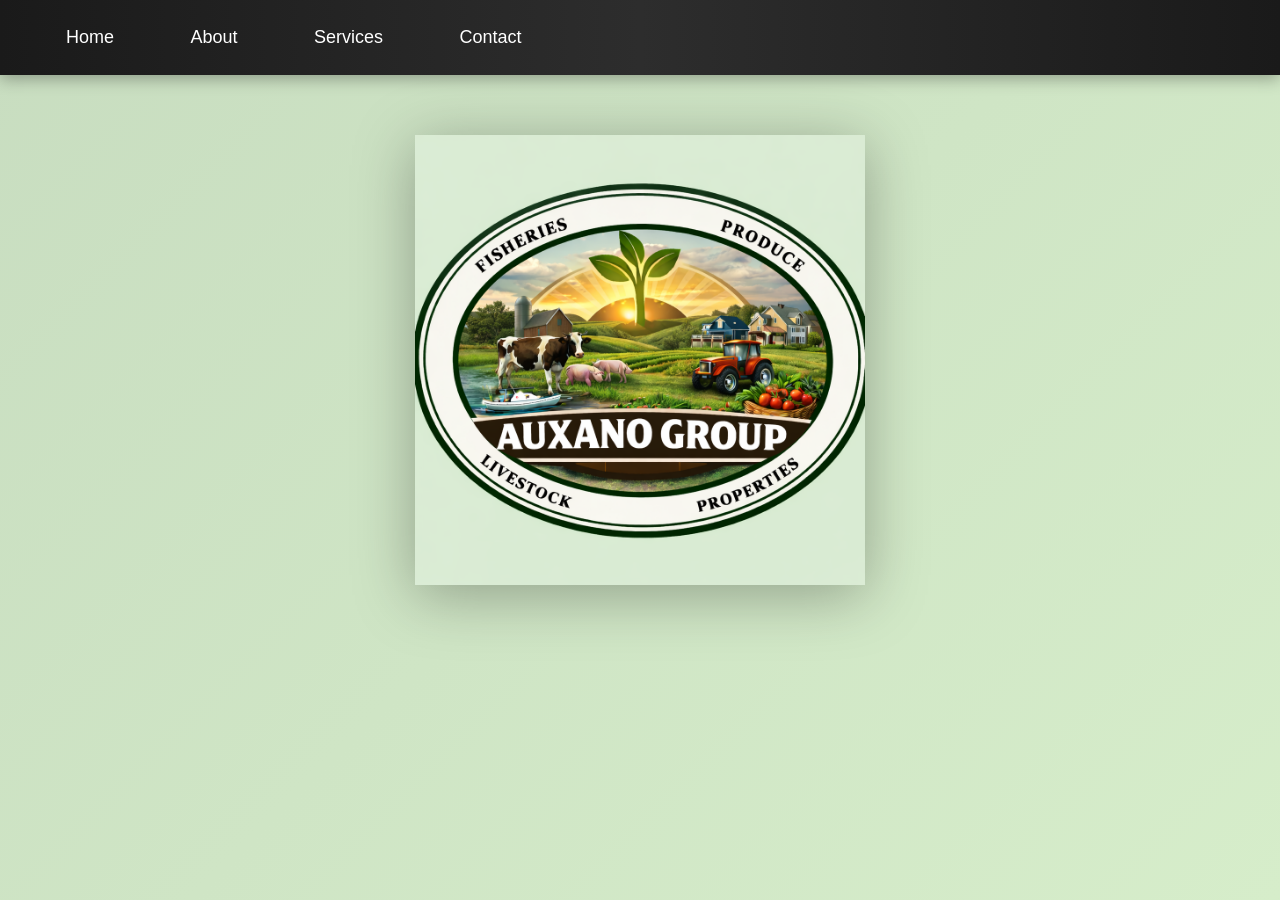
<file: index.html>
<!DOCTYPE html>
<html lang="en">
<head>
    <meta charset="UTF-8">
    <meta http-equiv="X-UA-Compatible" content="IE=edge">
    <meta name="viewport" content="width=device-width, initial-scale=1.0">
    <title>auxano</title>
    <link rel="stylesheet" href="style.css">
   
</head>
<body>
    <div class="navbar">
        <a href="index.html">Home</a>
        <a href="about.html">About</a>
        <a href="services.html">Services</a>
        <a href="contact.html">Contact</a>
    </div>
    <div class="logo">
        <img src="image.png" alt="Auxano">
        
    </div>
</body>
<body class="home"></body>
</html>
</file>
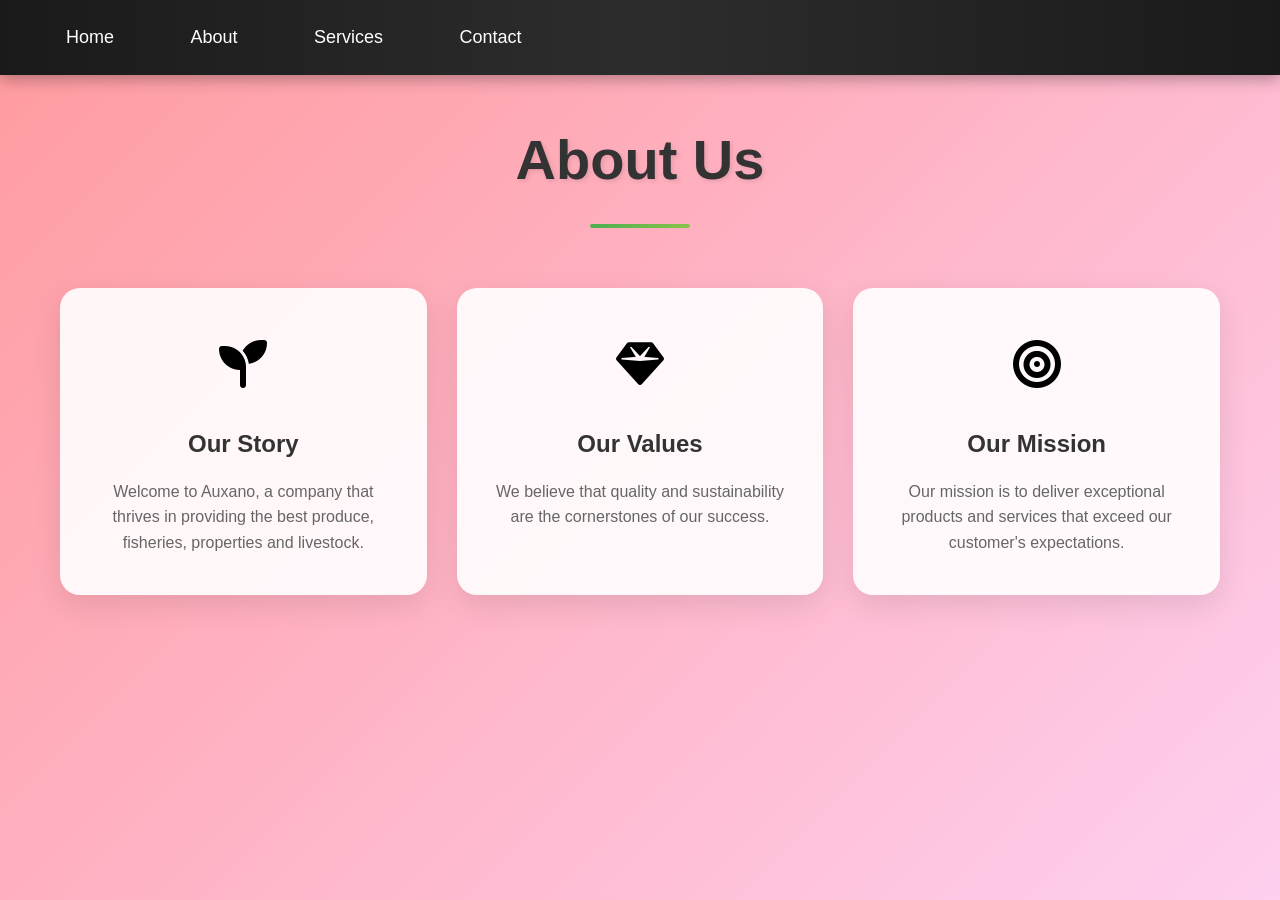
<file: about.html>
<!DOCTYPE html>
<html lang="en">
<head>
    <meta charset="UTF-8">
    <meta name="viewport" content="width=device-width, initial-scale=1.0">
    <title>About - Auxano</title>
    <link rel="stylesheet" href="https://cdnjs.cloudflare.com/ajax/libs/font-awesome/6.5.1/css/all.min.css">
    <link rel="stylesheet" href="style.css">
</head>
<body class="about">
    <div class="navbar">
        <a href="index.html">Home</a>
        <a href="about.html">About</a>
        <a href="services.html">Services</a>
        <a href="contact.html">Contact</a>
    </div>
    
    <div class="page-container">
        <div class="hero-section">
            <h1 class="page-title">About Us</h1>
            <div class="title-underline"></div>
        </div>
        
        <div class="content-grid">
            <div class="content-card animate-slide-up">
                <div class="card-icon"><i class="fas fa-seedling"></i></div>
                <h3>Our Story</h3>
                <p>Welcome to Auxano, a company that thrives in providing the best produce, fisheries, properties and livestock.</p>
            </div>
            
            <div class="content-card animate-slide-up" style="animation-delay: 0.2s;">
                <div class="card-icon"><i class="fas fa-gem"></i></div>
                <h3>Our Values</h3>
                <p>We believe that quality and sustainability are the cornerstones of our success.</p>
            </div>
            
            <div class="content-card animate-slide-up" style="animation-delay: 0.4s;">
                <div class="card-icon"><i class="fas fa-bullseye"></i></div>
                <h3>Our Mission</h3>
                <p>Our mission is to deliver exceptional products and services that exceed our customer's expectations.</p>
            </div>
        </div>
    </div>
</body>
</html>
</file>
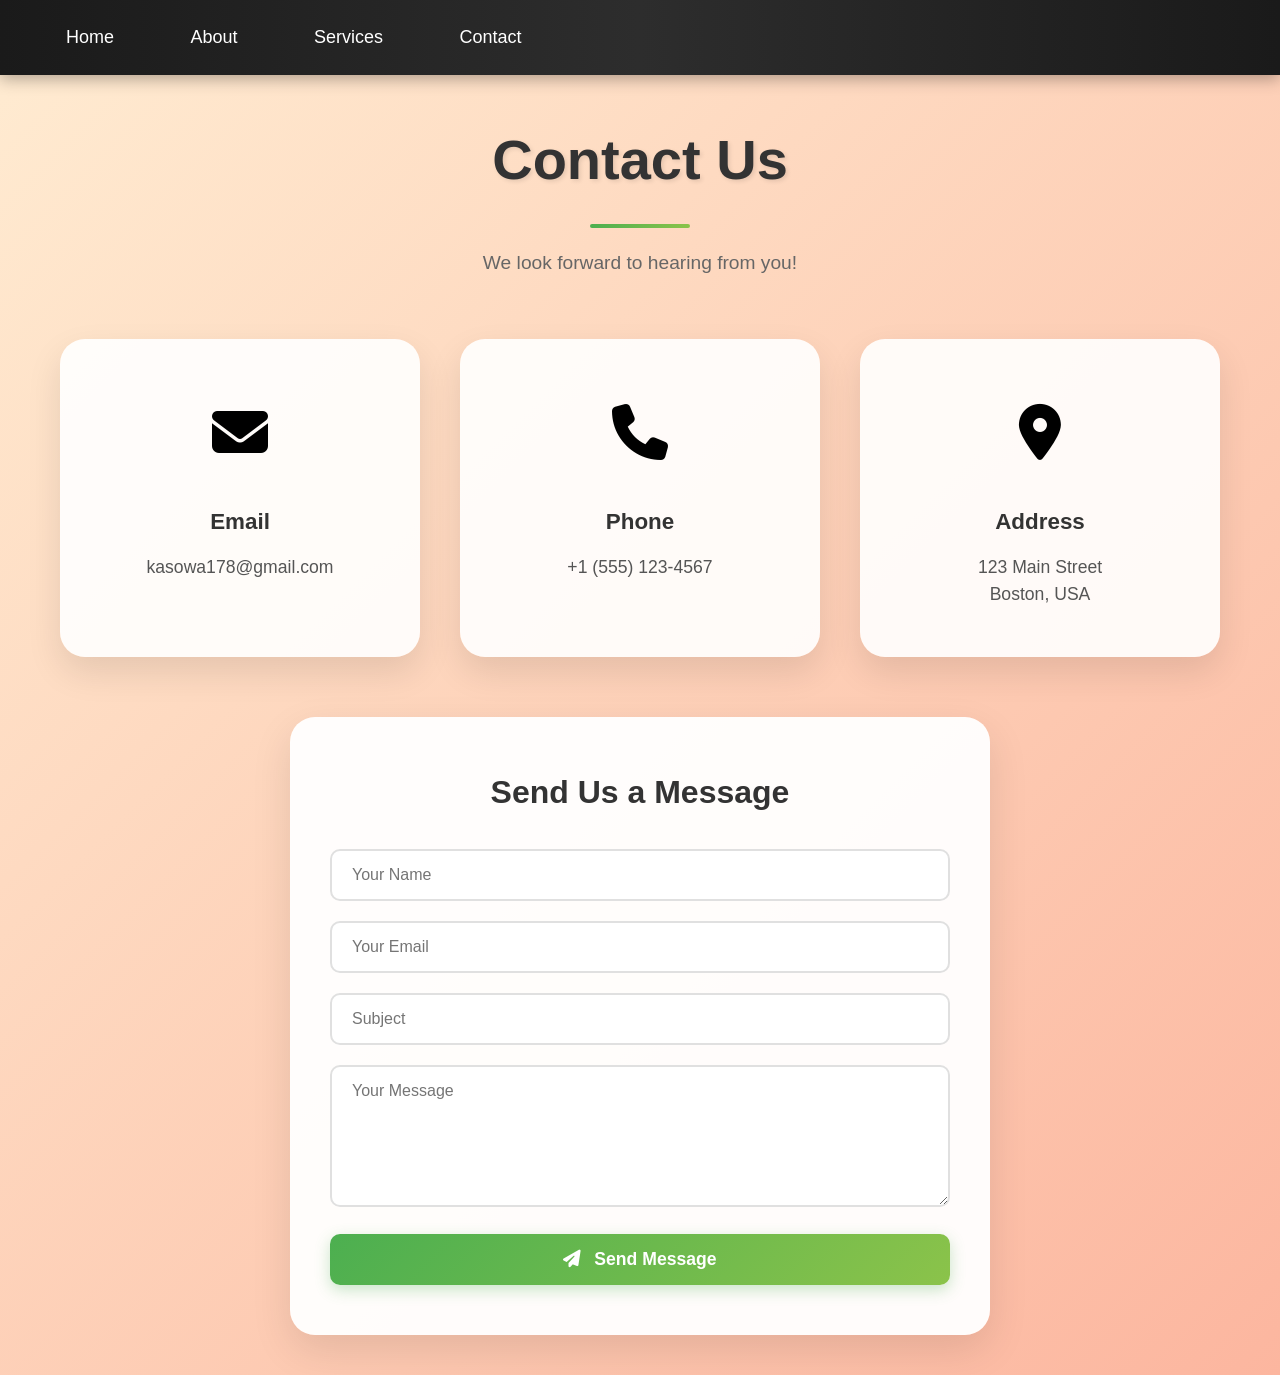
<file: contact.html>
<!DOCTYPE html>
<html lang="en">
<head>
    <meta charset="UTF-8">
    <meta name="viewport" content="width=device-width, initial-scale=1.0">
    <title>Contact - Auxano</title>
    <link rel="stylesheet" href="https://cdnjs.cloudflare.com/ajax/libs/font-awesome/6.5.1/css/all.min.css">
    <link rel="stylesheet" href="style.css">
</head>
<body class="contact">
    <div class="navbar">
        <a href="index.html">Home</a>
        <a href="about.html">About</a>
        <a href="services.html">Services</a>
        <a href="contact.html">Contact</a>
    </div>
    
    <div class="page-container">
        <div class="hero-section">
            <h1 class="page-title">Contact Us</h1>
            <div class="title-underline"></div>
            <p class="hero-subtitle">We look forward to hearing from you!</p>
        </div>
        
        <div class="contact-grid">
            <div class="contact-card animate-bounce-in">
                <div class="contact-icon"><i class="fas fa-envelope"></i></div>
                <h3>Email</h3>
                <p>kasowa178@gmail.com</p>
                <div class="contact-hover-effect"></div>
            </div>
            
            <div class="contact-card animate-bounce-in" style="animation-delay: 0.2s;">
                <div class="contact-icon"><i class="fas fa-phone"></i></div>
                <h3>Phone</h3>
                <p>+1 (555) 123-4567</p>
                <div class="contact-hover-effect"></div>
            </div>
            
            <div class="contact-card animate-bounce-in" style="animation-delay: 0.4s;">
                <div class="contact-icon"><i class="fas fa-map-marker-alt"></i></div>
                <h3>Address</h3>
                <p>123 Main Street<br>Boston, USA</p>
                <div class="contact-hover-effect"></div>
            </div>
        </div>
        
        <div class="contact-form-section animate-fade-in">
            <h2>Send Us a Message</h2>
            <form class="contact-form" action="https://formsubmit.co/kasowa178@gmail.com" method="POST">
                <input type="hidden" name="_captcha" value="false">
                <input type="hidden" name="_next" value="https://yourusername.github.io/auxano-website/contact.html">
                <div class="form-group">
                    <input type="text" name="name" placeholder="Your Name" required>
                </div>
                <div class="form-group">
                    <input type="email" name="email" placeholder="Your Email" required>
                </div>
                <div class="form-group">
                    <input type="text" name="subject" placeholder="Subject" required>
                </div>
                <div class="form-group">
                    <textarea name="message" placeholder="Your Message" rows="6" required></textarea>
                </div>
                <button type="submit" class="submit-btn">
                    <i class="fas fa-paper-plane"></i> Send Message
                </button>
            </form>
        </div>
    </div>
</body>
</html>
</file>
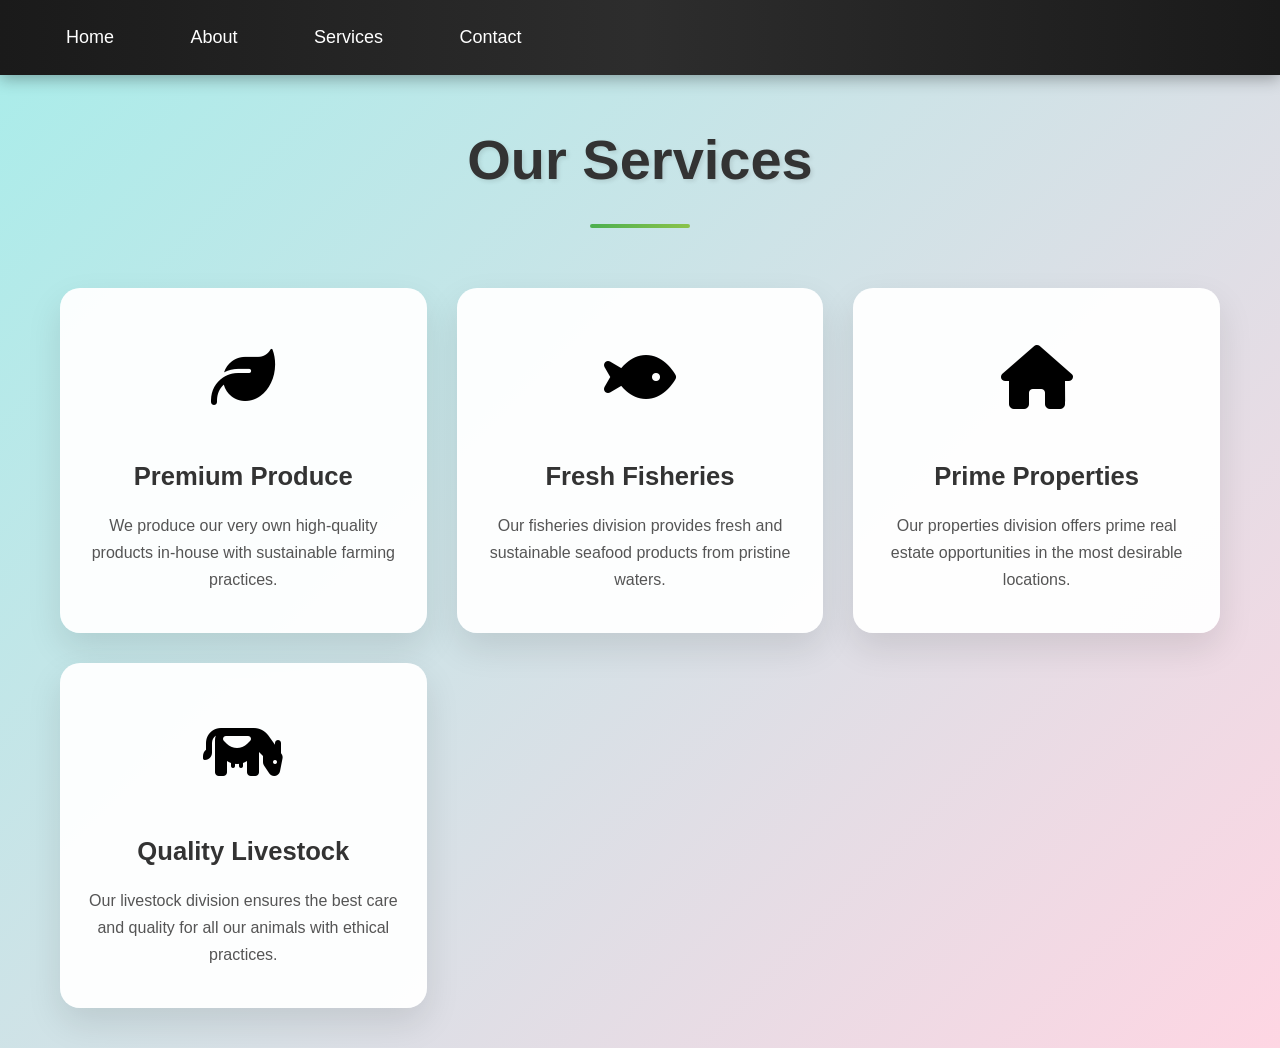
<file: services.html>
<!DOCTYPE html>
<html lang="en">
<head>
    <meta charset="UTF-8">
    <meta name="viewport" content="width=device-width, initial-scale=1.0">
    <title>Services - Auxano</title>
    <link rel="stylesheet" href="https://cdnjs.cloudflare.com/ajax/libs/font-awesome/6.5.1/css/all.min.css">
    <link rel="stylesheet" href="style.css">
</head>
<body class="services">
    <div class="navbar">
        <a href="index.html">Home</a>
        <a href="about.html">About</a>
        <a href="services.html">Services</a>
        <a href="contact.html">Contact</a>
    </div>
    
    <div class="page-container">
        <div class="hero-section">
            <h1 class="page-title">Our Services</h1>
            <div class="title-underline"></div>
        </div>
        
        <div class="services-grid">
            <div class="service-card animate-fade-in">
                <div class="service-icon"><i class="fas fa-leaf"></i></div>
                <h3>Premium Produce</h3>
                <p>We produce our very own high-quality products in-house with sustainable farming practices.</p>
                <div class="card-glow"></div>
            </div>
            
            <div class="service-card animate-fade-in" style="animation-delay: 0.2s;">
                <div class="service-icon"><i class="fas fa-fish"></i></div>
                <h3>Fresh Fisheries</h3>
                <p>Our fisheries division provides fresh and sustainable seafood products from pristine waters.</p>
                <div class="card-glow"></div>
            </div>
            
            <div class="service-card animate-fade-in" style="animation-delay: 0.4s;">
                <div class="service-icon"><i class="fas fa-home"></i></div>
                <h3>Prime Properties</h3>
                <p>Our properties division offers prime real estate opportunities in the most desirable locations.</p>
                <div class="card-glow"></div>
            </div>
            
            <div class="service-card animate-fade-in" style="animation-delay: 0.6s;">
                <div class="service-icon"><i class="fas fa-cow"></i></div>
                <h3>Quality Livestock</h3>
                <p>Our livestock division ensures the best care and quality for all our animals with ethical practices.</p>
                <div class="card-glow"></div>
            </div>
        </div>
    </div>
</body>
</html>
</file>
<file: style.css>
* {
    margin: 0;
    padding: 0;
    box-sizing: border-box;
}

body {
    font-family: 'Arial', sans-serif;
    line-height: 1.6;
    overflow-x: hidden;
}

.logo {
    display: flex;
    justify-content: center;
    align-items: center;
    margin: 60px 0;
    animation: fadeInDown 1.2s ease-out;
}

.logo img {
    width: 450px; 
    height: 450px;
    filter: drop-shadow(0 10px 30px rgba(0, 0, 0, 0.3));
    animation: float 3s ease-in-out infinite, glow 2s ease-in-out infinite alternate;
    transition: transform 0.3s ease;
}

.logo img:hover {
    transform: scale(1.05) rotate(2deg);
    filter: drop-shadow(0 15px 40px rgba(76, 175, 80, 0.5));
}

.home {
    background: linear-gradient(135deg, #c8ddc0 0%, #d6edca 50%, #c8ddc0 100%);
    background-size: 200% 200%;
    animation: gradientShift 8s ease infinite;
    min-height: 100vh;
}

.about {
    background: linear-gradient(135deg, #ff9a9e 0%, #fecfef 50%, #fecfef 100%);
    background-size: 200% 200%;
    animation: gradientShift 8s ease infinite;
    min-height: 100vh;
}

.services {
    background: linear-gradient(135deg, #a8edea 0%, #fed6e3 50%, #a8edea 100%);
    background-size: 200% 200%;
    animation: gradientShift 8s ease infinite;
    min-height: 100vh;
}

.contact {
    background: linear-gradient(135deg, #ffecd2 0%, #fcb69f 50%, #ffecd2 100%);
    background-size: 200% 200%;
    animation: gradientShift 8s ease infinite;
    min-height: 100vh;
}

.navbar {
    background: linear-gradient(90deg, #1a1a1a 0%, #2d2d2d 50%, #1a1a1a 100%);
    color: white;
    padding: 15px 30px;
    box-shadow: 0 4px 15px rgba(0, 0, 0, 0.3);
    position: sticky;
    top: 0;
    z-index: 1000;
    animation: slideDown 0.8s ease-out;
}

.navbar a {
    color: white;
    text-decoration: none;
    margin: 0 20px;
    font-size: 18px;
    font-weight: 500;
    padding: 8px 16px;
    border-radius: 5px;
    transition: all 0.3s ease;
    position: relative;
    display: inline-block;
}

.navbar a::before {
    content: '';
    position: absolute;
    bottom: 0;
    left: 50%;
    width: 0;
    height: 2px;
    background: linear-gradient(90deg, #4CAF50, #8BC34A);
    transition: all 0.3s ease;
    transform: translateX(-50%);
}

.navbar a:hover {
    background-color: rgba(76, 175, 80, 0.2);
    transform: translateY(-2px);
    color: #8BC34A;
}

.navbar a:hover::before {
    width: 100%;
}


.page-container {
    max-width: 1200px;
    margin: 0 auto;
    padding: 40px 20px;
}

.hero-section {
    text-align: center;
    margin-bottom: 60px;
    animation: fadeInUp 1s ease-out;
}

.page-title {
    font-size: 3.5rem;
    font-weight: bold;
    color: #333;
    margin-bottom: 20px;
    text-shadow: 2px 2px 4px rgba(0, 0, 0, 0.1);
    animation: titlePulse 2s ease-in-out infinite;
}

.title-underline {
    width: 100px;
    height: 4px;
    background: linear-gradient(90deg, #4CAF50, #8BC34A);
    margin: 0 auto 20px;
    border-radius: 2px;
    animation: expandWidth 1.5s ease-out;
}

.hero-subtitle {
    font-size: 1.2rem;
    color: #666;
    margin-top: 20px;
    animation: fadeIn 2s ease-out;
}


.content-grid {
    display: grid;
    grid-template-columns: repeat(auto-fit, minmax(300px, 1fr));
    gap: 30px;
    margin-top: 40px;
}

.content-card {
    background: rgba(255, 255, 255, 0.9);
    padding: 40px 30px;
    border-radius: 20px;
    text-align: center;
    box-shadow: 0 10px 30px rgba(0, 0, 0, 0.1);
    transition: all 0.3s ease;
    position: relative;
    overflow: hidden;
}

.content-card::before {
    content: '';
    position: absolute;
    top: 0;
    left: -100%;
    width: 100%;
    height: 100%;
    background: linear-gradient(90deg, transparent, rgba(255, 255, 255, 0.3), transparent);
    transition: left 0.5s ease;
}

.content-card:hover::before {
    left: 100%;
}

.content-card:hover {
    transform: translateY(-10px) scale(1.02);
    box-shadow: 0 20px 40px rgba(0, 0, 0, 0.15);
}

.card-icon {
    font-size: 3rem;
    margin-bottom: 20px;
    animation: bounce 2s infinite;
}

.content-card h3 {
    font-size: 1.5rem;
    color: #333;
    margin-bottom: 15px;
}

.content-card p {
    color: #666;
    line-height: 1.6;
}


.services-grid {
    display: grid;
    grid-template-columns: repeat(auto-fit, minmax(280px, 1fr));
    gap: 30px;
    margin-top: 40px;
}

.service-card {
    background: rgba(255, 255, 255, 0.95);
    padding: 40px 25px;
    border-radius: 20px;
    text-align: center;
    box-shadow: 0 15px 35px rgba(0, 0, 0, 0.1);
    transition: all 0.4s ease;
    position: relative;
    overflow: hidden;
}

.service-card:hover {
    transform: translateY(-15px) rotate(2deg);
    box-shadow: 0 25px 50px rgba(0, 0, 0, 0.2);
}

.service-icon {
    font-size: 4rem;
    margin-bottom: 25px;
}

.service-card h3 {
    font-size: 1.6rem;
    color: #333;
    margin-bottom: 15px;
    font-weight: bold;
}

.service-card p {
    color: #555;
    line-height: 1.7;
}

.card-glow {
    position: absolute;
    top: -50%;
    left: -50%;
    width: 200%;
    height: 200%;
    background: radial-gradient(circle, rgba(76, 175, 80, 0.1) 0%, transparent 70%);
    opacity: 0;
    transition: opacity 0.3s ease;
}

.service-card:hover .card-glow {
    opacity: 1;
}

/* Contact Page Styles */
.contact-grid {
    display: grid;
    grid-template-columns: repeat(auto-fit, minmax(250px, 1fr));
    gap: 40px;
    margin-top: 50px;
}

.contact-card {
    background: rgba(255, 255, 255, 0.9);
    padding: 50px 30px;
    border-radius: 25px;
    text-align: center;
    box-shadow: 0 15px 35px rgba(0, 0, 0, 0.1);
    transition: all 0.4s ease;
    position: relative;
    overflow: hidden;
}

.contact-card:hover {
    transform: translateY(-20px) scale(1.05);
    box-shadow: 0 30px 60px rgba(0, 0, 0, 0.2);
}

.contact-icon {
    font-size: 3.5rem;
    margin-bottom: 25px;
    animation: pulse 2s infinite;
}

.contact-card h3 {
    font-size: 1.4rem;
    color: #333;
    margin-bottom: 15px;
    font-weight: bold;
}

.contact-card p {
    color: #555;
    font-size: 1.1rem;
    line-height: 1.5;
}

.contact-hover-effect {
    position: absolute;
    bottom: 0;
    left: 0;
    width: 100%;
    height: 5px;
    background: linear-gradient(90deg, #4CAF50, #8BC34A);
    transform: scaleX(0);
    transition: transform 0.3s ease;
}

.contact-card:hover .contact-hover-effect {
    transform: scaleX(1);
}

/* Contact Form Styles */
.contact-form-section {
    max-width: 700px;
    margin: 60px auto 0;
    background: rgba(255, 255, 255, 0.95);
    padding: 50px 40px;
    border-radius: 25px;
    box-shadow: 0 15px 40px rgba(0, 0, 0, 0.1);
    animation-delay: 0.6s;
}

.contact-form-section h2 {
    text-align: center;
    font-size: 2rem;
    color: #333;
    margin-bottom: 30px;
}

.contact-form {
    display: flex;
    flex-direction: column;
    gap: 20px;
}

.form-group input,
.form-group textarea {
    width: 100%;
    padding: 15px 20px;
    border: 2px solid #e0e0e0;
    border-radius: 10px;
    font-size: 1rem;
    font-family: 'Arial', sans-serif;
    transition: all 0.3s ease;
    background: #fff;
}

.form-group input:focus,
.form-group textarea:focus {
    outline: none;
    border-color: #4CAF50;
    box-shadow: 0 0 0 3px rgba(76, 175, 80, 0.1);
    transform: translateY(-2px);
}

.form-group textarea {
    resize: vertical;
    min-height: 120px;
}

.submit-btn {
    background: linear-gradient(135deg, #4CAF50, #8BC34A);
    color: white;
    padding: 15px 40px;
    border: none;
    border-radius: 10px;
    font-size: 1.1rem;
    font-weight: bold;
    cursor: pointer;
    transition: all 0.3s ease;
    box-shadow: 0 5px 15px rgba(76, 175, 80, 0.3);
}

.submit-btn:hover {
    transform: translateY(-3px);
    box-shadow: 0 8px 25px rgba(76, 175, 80, 0.4);
}

.submit-btn i {
    margin-right: 8px;
}

/* Animation Classes */
.animate-slide-up {
    animation: slideUp 0.8s ease-out forwards;
    opacity: 0;
    transform: translateY(50px);
}

.animate-fade-in {
    animation: fadeIn 1s ease-out forwards;
    opacity: 0;
}

.animate-bounce-in {
    animation: bounceIn 0.8s ease-out forwards;
    opacity: 0;
    transform: scale(0.3);
}

/* Keyframe Animations */
@keyframes float {
    0%, 100% {
        transform: translateY(0px);
    }
    50% {
        transform: translateY(-20px);
    }
}

@keyframes glow {
    from {
        filter: drop-shadow(0 10px 30px rgba(0, 0, 0, 0.3));
    }
    to {
        filter: drop-shadow(0 10px 30px rgba(76, 175, 80, 0.6)) drop-shadow(0 0 20px rgba(139, 195, 74, 0.4));
    }
}

@keyframes fadeInDown {
    from {
        opacity: 0;
        transform: translateY(-50px);
    }
    to {
        opacity: 1;
        transform: translateY(0);
    }
}

@keyframes fadeInUp {
    from {
        opacity: 0;
        transform: translateY(50px);
    }
    to {
        opacity: 1;
        transform: translateY(0);
    }
}

@keyframes slideDown {
    from {
        transform: translateY(-100%);
        opacity: 0;
    }
    to {
        transform: translateY(0);
        opacity: 1;
    }
}

@keyframes slideUp {
    to {
        opacity: 1;
        transform: translateY(0);
    }
}

@keyframes fadeIn {
    to {
        opacity: 1;
    }
}

@keyframes bounceIn {
    0% {
        opacity: 0;
        transform: scale(0.3);
    }
    50% {
        opacity: 1;
        transform: scale(1.1);
    }
    100% {
        opacity: 1;
        transform: scale(1);
    }
}

@keyframes gradientShift {
    0% {
        background-position: 0% 50%;
    }
    50% {
        background-position: 100% 50%;
    }
    100% {
        background-position: 0% 50%;
    }
}

@keyframes titlePulse {
    0%, 100% {
        transform: scale(1);
    }
    50% {
        transform: scale(1.02);
    }
}

@keyframes expandWidth {
    from {
        width: 0;
    }
    to {
        width: 100px;
    }
}

@keyframes bounce {
    0%, 20%, 50%, 80%, 100% {
        transform: translateY(0);
    }
    40% {
        transform: translateY(-10px);
    }
    60% {
        transform: translateY(-5px);
    }
}

@keyframes rotate {
    from {
        transform: rotate(0deg);
    }
    to {
        transform: rotate(360deg);
    }
}

@keyframes pulse {
    0%, 100% {
        transform: scale(1);
    }
    50% {
        transform: scale(1.1);
    }
}

/* Responsive Design */
@media (max-width: 768px) {
    .page-title {
        font-size: 2.5rem;
    }
    
    .content-grid,
    .services-grid,
    .contact-grid {
        grid-template-columns: 1fr;
        gap: 20px;
    }
    
    .navbar a {
        margin: 0 10px;
        font-size: 16px;
    }
    
    .page-container {
        padding: 20px 15px;
    }
}
</file>
